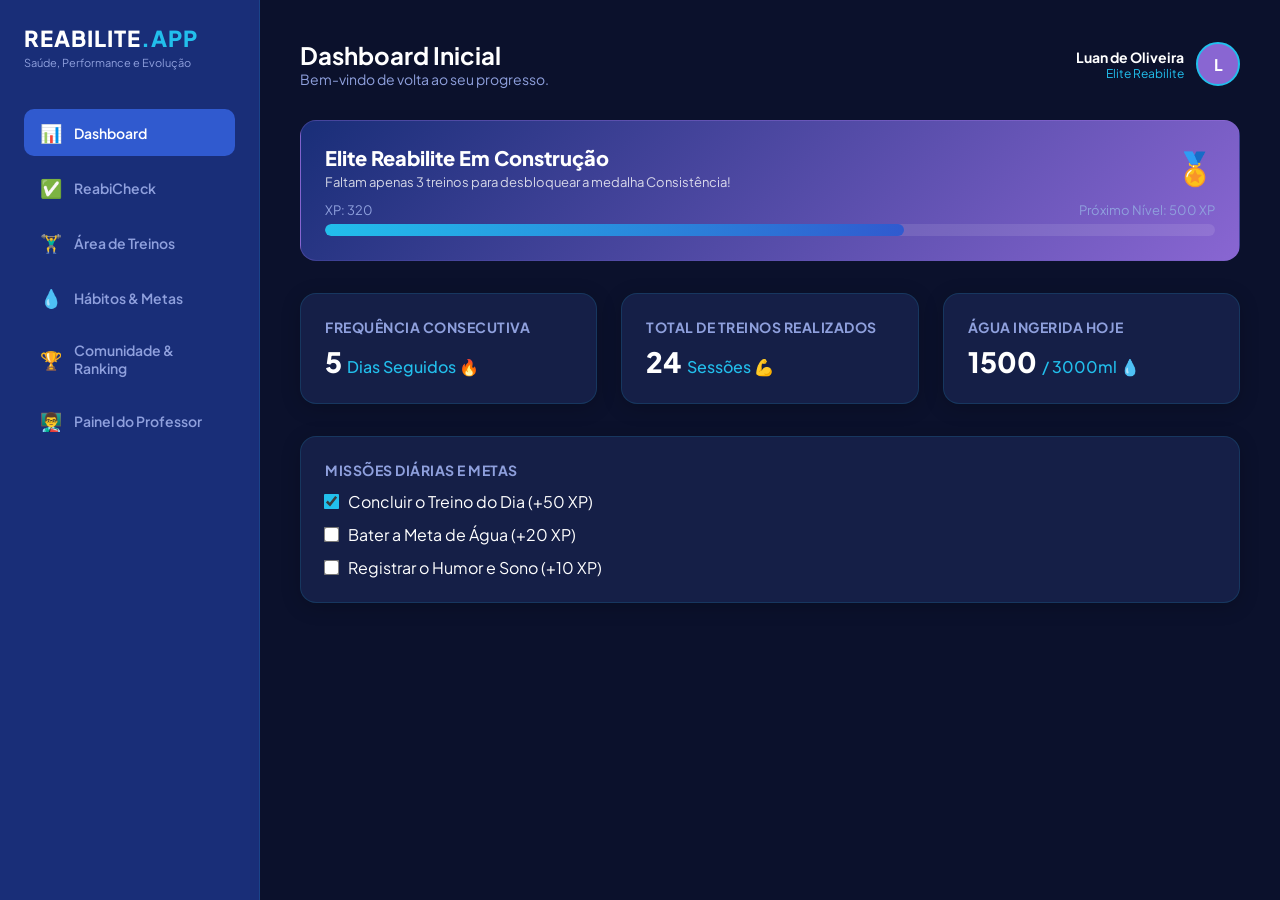
<file: index.html>
<!DOCTYPE html>
<html lang="pt-BR">
<head>
  <meta charset="UTF-8">
  <meta name="viewport" content="width=device-width, initial-scale=1.0">
  <title>REABILITE — Saúde Integrativa, Performance e Evolução</title>
  
  <link rel="preconnect" href="https://fonts.googleapis.com">
  <link rel="preconnect" href="https://fonts.gstatic.com" crossorigin>
  <link href="https://fonts.googleapis.com/css2?family=Plus+Jakarta+Sans:wght@300;400;500;600;700;800&display=swap" rel="stylesheet">

  <style>
    /* VARIABLES WITH OFFICIAL COLORS */
    :root {
      --lucky-point: #192e78;
      --picton-blue: #22bfec;
      --cerulean-blue: #305acf;
      --true-v: #8966d2;
      
      --bg-dark: #0b112c;
      --bg-card: #151f47;
      --text-white: #ffffff;
      --text-muted: #8fa0dd;
      --border-color: rgba(34, 191, 236, 0.15);
      
      --success: #10b981;
      --warning: #f59e0b;
      --danger: #ef4444;
      
      --transition: all 0.3s ease;
    }

    /* BASE STYLES */
    * {
      box-sizing: border-box;
      margin: 0;
      padding: 0;
      font-family: 'Plus Jakarta Sans', sans-serif;
    }

    body {
      background-color: var(--bg-dark);
      color: var(--text-white);
      overflow-x: hidden;
      display: flex;
      min-height: 100vh;
    }

    /* APP LAYOUT STRUCTURE */
    .app-container {
      display: flex;
      width: 100%;
    }

    /* SIDEBAR (DESKTOP) */
    .sidebar {
      width: 260px;
      background-color: var(--lucky-point);
      border-right: 1px solid var(--border-color);
      display: flex;
      flex-direction: column;
      padding: 24px;
      position: fixed;
      height: 100vh;
      z-index: 100;
    }

    .brand {
      margin-bottom: 40px;
    }

    .brand h1 {
      font-size: 22px;
      font-weight: 800;
      letter-spacing: 1px;
      color: var(--text-white);
    }

    .brand span {
      color: var(--picton-blue);
    }

    .brand-slogan {
      font-size: 11px;
      color: var(--text-muted);
      margin-top: 4px;
    }

    .nav-menu {
      list-style: none;
      display: flex;
      flex-direction: column;
      gap: 8px;
      overflow-y: auto;
      flex-grow: 1;
    }

    .nav-item {
      display: flex;
      align-items: center;
      padding: 12px 16px;
      color: var(--text-muted);
      text-decoration: none;
      border-radius: 10px;
      font-weight: 600;
      font-size: 14px;
      cursor: pointer;
      transition: var(--transition);
    }

    .nav-item:hover, .nav-item.active {
      color: var(--text-white);
      background-color: var(--cerulean-blue);
    }

    .nav-item .icon {
      margin-right: 12px;
      font-size: 18px;
    }

    /* MAIN CONTENT AREA */
    .main-content {
      flex-grow: 1;
      margin-left: 260px;
      padding: 40px;
      min-height: 100vh;
      padding-bottom: 100px;
    }

    /* HEADER */
    .app-header {
      display: flex;
      justify-content: space-between;
      align-items: center;
      margin-bottom: 32px;
    }

    .user-profile-summary {
      display: flex;
      align-items: center;
      gap: 12px;
    }

    .avatar {
      width: 44px;
      height: 44px;
      border-radius: 50%;
      background-color: var(--true-v);
      border: 2px solid var(--picton-blue);
      display: flex;
      align-items: center;
      justify-content: center;
      font-weight: 700;
    }

    /* VIEWS REGULATION */
    .app-view {
      display: none;
    }

    .app-view.active-view {
      display: block;
    }

    /* UTILITIES & CARDS */
    .grid-dashboard {
      display: grid;
      grid-template-columns: repeat(auto-fit, minmax(240px, 1fr));
      gap: 24px;
      margin-bottom: 32px;
    }

    .card {
      background-color: var(--bg-card);
      border: 1px solid var(--border-color);
      border-radius: 16px;
      padding: 24px;
      box-shadow: 0 4px 20px rgba(0,0,0,0.2);
    }

    .card-title {
      font-size: 14px;
      color: var(--text-muted);
      text-transform: uppercase;
      letter-spacing: 0.5px;
      margin-bottom: 8px;
      font-weight: 700;
    }

    .card-value {
      font-size: 28px;
      font-weight: 800;
      color: var(--text-white);
    }

    .card-value span {
      font-size: 16px;
      color: var(--picton-blue);
      font-weight: 500;
    }

    /* GAMIFICATION BAR */
    .gamification-banner {
      background: linear-gradient(135deg, var(--lucky-point), var(--true-v));
      border-radius: 16px;
      padding: 24px;
      margin-bottom: 32px;
      border: 1px solid rgba(137, 102, 210, 0.3);
    }

    .progress-container {
      margin-top: 12px;
    }

    .progress-labels {
      display: flex;
      justify-content: space-between;
      font-size: 13px;
      color: var(--text-muted);
      margin-bottom: 6px;
    }

    .progress-bar-bg {
      background-color: rgba(255,255,255,0.1);
      border-radius: 10px;
      height: 12px;
      width: 100%;
      overflow: hidden;
    }

    .progress-bar-fill {
      background: linear-gradient(90deg, var(--picton-blue), var(--cerulean-blue));
      height: 100%;
      width: 65%;
      border-radius: 10px;
      transition: width 0.5s ease;
    }

    /* FORMS & BUTTONS */
    .btn {
      display: inline-flex;
      align-items: center;
      justify-content: center;
      padding: 12px 24px;
      border-radius: 10px;
      font-weight: 700;
      font-size: 14px;
      cursor: pointer;
      border: none;
      transition: var(--transition);
      text-decoration: none;
      gap: 8px;
    }

    .btn-primary {
      background-color: var(--picton-blue);
      color: var(--bg-dark);
    }

    .btn-primary:hover {
      background-color: var(--cerulean-blue);
      color: var(--text-white);
    }

    .btn-secondary {
      background-color: transparent;
      border: 1px solid var(--border-color);
      color: var(--text-white);
    }

    .btn-secondary:hover {
      background-color: rgba(255,255,255,0.05);
    }

    /* REABICHECK AREA */
    .checkin-zone {
      text-align: center;
      padding: 40px;
      border: 2px dashed var(--border-color);
      border-radius: 16px;
      background-color: rgba(25, 46, 120, 0.2);
    }

    .photo-upload-box {
      margin-top: 20px;
      background: rgba(0,0,0,0.2);
      padding: 20px;
      border-radius: 12px;
    }

    /* HABITS COMPONENT */
    .habit-grid {
      display: grid;
      grid-template-columns: repeat(auto-fit, minmax(200px, 1fr));
      gap: 16px;
    }

    .habit-item {
      background-color: rgba(255,255,255,0.03);
      border: 1px solid var(--border-color);
      border-radius: 12px;
      padding: 16px;
      display: flex;
      flex-direction: column;
      gap: 12px;
    }

    /* TABLES (RANKING / ADMIN) */
    .table-container {
      width: 100%;
      overflow-x: auto;
      margin-top: 16px;
    }

    .custom-table {
      width: 100%;
      border-collapse: collapse;
      text-align: left;
    }

    .custom-table th {
      background-color: var(--lucky-point);
      color: var(--text-muted);
      padding: 14px 16px;
      font-size: 13px;
      text-transform: uppercase;
      font-weight: 700;
    }

    .custom-table td {
      padding: 14px 16px;
      border-bottom: 1px solid var(--border-color);
      font-size: 14px;
    }

    .custom-table tr:hover td {
      background-color: rgba(255,255,255,0.02);
    }

    /* BOTTOM NAV (MOBILE) */
    .bottom-nav {
      display: none;
      position: fixed;
      bottom: 0;
      left: 0;
      right: 0;
      background-color: var(--lucky-point);
      border-top: 1px solid var(--border-color);
      height: 64px;
      z-index: 100;
      justify-content: space-around;
      align-items: center;
    }

    .bottom-nav-item {
      display: flex;
      flex-direction: column;
      align-items: center;
      color: var(--text-muted);
      text-decoration: none;
      font-size: 10px;
      font-weight: 600;
      cursor: pointer;
    }

    .bottom-nav-item.active {
      color: var(--picton-blue);
    }

    .bottom-nav-item .icon {
      font-size: 20px;
      margin-bottom: 2px;
    }

    /* TOAST ALERT */
    #toast {
      position: fixed;
      top: 20px;
      right: 20px;
      background-color: var(--cerulean-blue);
      color: white;
      padding: 16px 24px;
      border-radius: 12px;
      font-weight: 600;
      box-shadow: 0 10px 25px rgba(0,0,0,0.3);
      transform: translateY(-100px);
      opacity: 0;
      transition: all 0.3s cubic-bezier(0.68, -0.55, 0.265, 1.55);
      z-index: 1000;
    }

    #toast.show {
      transform: translateY(0);
      opacity: 1;
    }

    /* RESPONSIVENESS */
    @media (max-width: 992px) {
      .sidebar {
        display: none;
      }
      .bottom-nav {
        display: flex;
      }
      .main-content {
        margin-left: 0;
        padding: 20px;
      }
    }
  </style>
</head>
<body>

  <div id="toast">Notificação do Sistema</div>

  <div class="app-container">
    
    <aside class="sidebar">
      <div class="brand">
        <h1>REABILITE<span>.APP</span></h1>
        <div class="brand-slogan">Saúde, Performance e Evolução</div>
      </div>
      
      <ul class="nav-menu">
        <li class="nav-item active" onclick="switchView('dashboard', this)">
          <span class="icon">📊</span> Dashboard
        </li>
        <li class="nav-item" onclick="switchView('reabicheck', this)">
          <span class="icon">✅</span> ReabiCheck
        </li>
        <li class="nav-item" onclick="switchView('treinos', this)">
          <span class="icon">🏋️‍♂️</span> Área de Treinos
        </li>
        <li class="nav-item" onclick="switchView('habitos', this)">
          <span class="icon">💧</span> Hábitos & Metas
        </li>
        <li class="nav-item" onclick="switchView('ranking', this)">
          <span class="icon">🏆</span> Comunidade & Ranking
        </li>
        <li class="nav-item" onclick="switchView('professor', this)">
          <span class="icon">👨‍🏫</span> Painel do Professor
        </li>
      </ul>
    </aside>

    <nav class="bottom-nav">
      <div class="bottom-nav-item active" onclick="switchView('dashboard', this)">
        <span class="icon">📊</span>Início
      </div>
      <div class="bottom-nav-item" onclick="switchView('reabicheck', this)">
        <span class="icon">✅</span>Check-in
      </div>
      <div class="bottom-nav-item" onclick="switchView('treinos', this)">
        <span class="icon">🏋️‍♂️</span>Treinos
      </div>
      <div class="bottom-nav-item" onclick="switchView('habitos', this)">
        <span class="icon">💧</span>Hábitos
      </div>
      <div class="bottom-nav-item" onclick="switchView('ranking', this)">
        <span class="icon">🏆</span>Ranking
      </div>
    </nav>

    <main class="main-content">
      
      <header class="app-header">
        <div>
          <h2 id="view-title">Dashboard Inicial</h2>
          <p style="color: var(--text-muted); font-size: 14px;">Bem-vindo de volta ao seu progresso.</p>
        </div>
        <div class="user-profile-summary">
          <div style="text-align: right; d-none-mobile">
            <div style="font-weight: 700; font-size: 14px;" id="header-user-name">Carregando...</div>
            <div style="font-size: 12px; color: var(--picton-blue);" id="header-user-level">Nível 1 - Iniciante</div>
          </div>
          <div class="avatar" id="header-avatar">U</div>
        </div>
      </header>

      <section id="view-dashboard" class="app-view active-view">
        <div class="gamification-banner">
          <div style="display: flex; justify-content: space-between; align-items: center;">
            <div>
              <h3 style="font-size: 20px; font-weight: 800;">Elite Reabilite Em Construção</h3>
              <p style="color: rgba(255,255,255,0.8); font-size: 13px; margin-top: 4px;">Faltam apenas 3 treinos para desbloquear a medalha Consistência!</p>
            </div>
            <div style="font-size: 32px;">🏅</div>
          </div>
          <div class="progress-container">
            <div class="progress-labels">
              <span id="dash-current-xp">XP: 320</span>
              <span id="dash-next-xp">Próximo Nível: 500 XP</span>
            </div>
            <div class="progress-bar-bg">
              <div class="progress-bar-fill" id="dash-xp-progress"></div>
            </div>
          </div>
        </div>

        <div class="grid-dashboard">
          <div class="card">
            <div class="card-title">Frequência Consecutiva</div>
            <div class="card-value" id="dash-streak">5 <span>Dias Seguidos 🔥</span></div>
          </div>
          <div class="card">
            <div class="card-title">Total de Treinos Realizados</div>
            <div class="card-value" id="dash-total-workouts">24 <span>Sessões 💪</span></div>
          </div>
          <div class="card">
            <div class="card-title">Água Ingerida Hoje</div>
            <div class="card-value" id="dash-water-today">1.500 <span>/ 3000ml 💧</span></div>
          </div>
        </div>

        <div class="card" style="margin-bottom: 24px;">
          <div class="card-title">Missões Diárias e Metas</div>
          <div style="display: flex; flex-direction: column; gap: 12px; margin-top: 12px;">
            <label style="display: flex; align-items: center; gap: 10px; cursor: pointer;">
              <input type="checkbox" checked style="accent-color: var(--picton-blue); transform: scale(1.2);"> Concluir o Treino do Dia (+50 XP)
            </label>
            <label style="display: flex; align-items: center; gap: 10px; cursor: pointer;">
              <input type="checkbox" style="accent-color: var(--picton-blue); transform: scale(1.2);"> Bater a Meta de Água (+20 XP)
            </label>
            <label style="display: flex; align-items: center; gap: 10px; cursor: pointer;">
              <input type="checkbox" style="accent-color: var(--picton-blue); transform: scale(1.2);"> Registrar o Humor e Sono (+10 XP)
            </label>
          </div>
        </div>
      </section>

      <section id="view-reabicheck" class="app-view">
        <div class="card">
          <div class="checkin-zone">
            <div style="font-size: 48px; margin-bottom: 16px;">⏱️</div>
            <h3>Pronto para Validar o Treino de Hoje?</h3>
            <p style="color: var(--text-muted); font-size: 14px; margin-bottom: 24px; margin-top: 8px;">
              O registro automático salvará o horário e incrementará o seu Streak de consistência em tempo real.
            </p>
            <button class="btn btn-primary" onclick="executeCheckIn()">🚀 Confirmar Check-In Inteligente</button>
          </div>

          <div class="photo-upload-box">
            <h4 style="font-size: 14px; margin-bottom: 12px; text-transform: uppercase; color: var(--picton-blue);">Fotos de Comprovação (Evolução)</h4>
            <p style="color: var(--text-muted); font-size: 13px; margin-bottom: 12px;">Tire uma foto agora ou suba da galeria para compor a sua Timeline.</p>
            <div style="display: flex; gap: 12px; flex-wrap: wrap;">
              <input type="file" id="proof-photo" accept="image/*" style="display: none;" onchange="handlePhotoUpload(event)">
              <button class="btn btn-secondary" onclick="document.getElementById('proof-photo').click()">📸 Escolher Imagem</button>
            </div>
            <div id="photo-preview-container" style="margin-top: 16px; display: flex; gap: 8px; flex-wrap: wrap;"></div>
          </div>
        </div>
      </section>

      <section id="view-treinos" class="app-view">
        <div class="card" style="margin-bottom: 24px;">
          <div style="display: flex; justify-content: space-between; align-items: center; margin-bottom: 16px;">
            <h3 style="color: var(--picton-blue);">Treino A - Força e Mobilidade</h3>
            <span style="background: var(--true-v); padding: 4px 10px; border-radius: 20px; font-size: 12px; font-weight: 700;">Módulo Atleta</span>
          </div>
          <p style="color: var(--text-muted); font-size: 13px; margin-bottom: 20px;">Observação do professor: Foque na cadência e controle da carga excêntrica no agachamento.</p>

          <div style="display: flex; flex-direction: column; gap: 16px;">
            
            <div style="background: rgba(0,0,0,0.2); padding: 16px; border-radius: 12px; border-left: 4px solid var(--picton-blue);">
              <div style="display: flex; justify-content: space-between; font-weight: 700; margin-bottom: 8px;">
                <span>1. Agachamento Livre Back Squat</span>
                <span style="color: var(--picton-blue);">4 Séries x 10 Repetições</span>
              </div>
              <div style="display: flex; gap: 16px; align-items: center; margin-top: 12px; flex-wrap: wrap;">
                <div>
                  <label style="font-size: 12px; color: var(--text-muted); display: block;">Carga Atual (kg)</label>
                  <input type="number" value="60" style="background: var(--bg-dark); border: 1px solid var(--border-color); color: white; padding: 6px; border-radius: 6px; width: 80px; margin-top: 4px;">
                </div>
                <div>
                  <label style="font-size: 12px; color: var(--text-muted); display: block;">Descanso</label>
                  <span style="color: var(--true-v); font-weight: 700; font-size: 14px; display: block; margin-top: 6px;">90 segundos</span>
                </div>
                <button class="btn btn-secondary" style="padding: 6px 12px; font-size: 12px; margin-top: auto;" onclick="showToast('Vídeo demonstrativo indisponível em modo offline.')">📺 Ver Execução</button>
              </div>
            </div>

          </div>
        </div>
      </section>

      <section id="view-habitos" class="app-view">
        <div class="card">
          <h3 style="margin-bottom: 20px;">Monitoramento de Saúde Integrativa</h3>
          <div class="habit-grid">
            <div class="habit-item">
              <span style="font-size: 24px;">💧</span>
              <span style="font-weight: 700;">Controle de Água</span>
              <button class="btn btn-primary" style="padding: 8px;" onclick="addWater(250)">+ 250ml</button>
            </div>
            <div class="habit-item">
              <span style="font-size: 24px;">😴</span>
              <span style="font-weight: 700;">Qualidade do Sono</span>
              <select id="habit-sleep" style="background: var(--bg-dark); color: white; padding: 8px; border-radius: 6px; border: 1px solid var(--border-color);">
                <option>Excelente (> 8h)</option>
                <option>Regular (6h - 7h)</option>
                <option>Ruim (< 5h)</option>
              </select>
            </div>
            <div class="habit-item">
              <span style="font-size: 24px;">🧠</span>
              <span style="font-weight: 700;">Humor / Energia</span>
              <select id="habit-mood" style="background: var(--bg-dark); color: white; padding: 8px; border-radius: 6px; border: 1px solid var(--border-color);">
                <option>Alta Energia / Focado</option>
                <option>Normal / Estável</option>
                <option>Cansado / Estressado</option>
              </select>
            </div>
          </div>
          <button class="btn btn-primary" style="margin-top: 24px; width: 100%;" onclick="saveHabits()">Salvar Registro de Saúde</button>
        </div>
      </section>

      <section id="view-ranking" class="app-view">
        <div class="card">
          <h3>Ranking Geral de Consistência</h3>
          <p style="color: var(--text-muted); font-size: 13px; margin-bottom: 16px;">O ranking reinicia mensalmente para bonificar os alunos mais dedicados.</p>
          <div class="table-container">
            <table class="custom-table">
              <thead>
                <tr>
                  <th>Posição</th>
                  <th>Aluno</th>
                  <th>Pontuação (XP)</th>
                  <th>Treinos</th>
                  <th>Streak</th>
                </tr>
              </thead>
              <tbody id="ranking-table-body">
                <tr>
                  <td>🥇 1º</td>
                  <td>Ana Paula Silva</td>
                  <td>1.450 XP</td>
                  <td>48</td>
                  <td>12 dias 🔥</td>
                </tr>
                <tr>
                  <td>🥈 2º</td>
                  <td>Carlos Eduardo</td>
                  <td>1.200 XP</td>
                  <td>40</td>
                  <td>8 dias 🔥</td>
                </tr>
                <tr>
                  <td>🥉 3º</td>
                  <td>Luan de Oliveira (Você)</td>
                  <td>320 XP</td>
                  <td>24</td>
                  <td>5 dias 🔥</td>
                </tr>
              </tbody>
            </table>
          </div>
        </div>
      </section>

      <section id="view-professor" class="app-view">
        <div class="card" style="margin-bottom: 24px;">
          <h3 style="color: var(--true-v); margin-bottom: 12px;">Assistente Analítico de IA</h3>
          <p style="font-size: 14px; line-height: 1.6; background: rgba(137, 102, 210, 0.1); padding: 16px; border-radius: 12px; border-left: 4px solid var(--true-v);">
            🤖 <strong>Análise preditiva:</strong> Identificámos 2 alunos com risco potencial de abandono por estarem há mais de 4 dias sem realizar check-in no sistema. Sugerimos envio de mensagem motivacional via WhatsApp.
          </p>
        </div>

        <div class="card">
          <div style="display: flex; justify-content: space-between; align-items: center; margin-bottom: 16px; flex-wrap: wrap; gap: 12px;">
            <h3>Gestão Dinâmica de Alunos</h3>
            <div style="display: flex; gap: 8px;">
              <button class="btn btn-secondary" style="padding: 8px 16px; font-size: 12px;" onclick="exportData('pdf')">Exportar PDF</button>
              <button class="btn btn-secondary" style="padding: 8px 16px; font-size: 12px;" onclick="exportData('excel')">Exportar Excel</button>
            </div>
          </div>
          <div class="table-container">
            <table class="custom-table">
              <thead>
                <tr>
                  <th>Aluno</th>
                  <th>Último Treino</th>
                  <th>Adesão</th>
                  <th>Status</th>
                  <th>Ações</th>
                </tr>
              </thead>
              <tbody>
                <tr>
                  <td>Vanessa Custódio</td>
                  <td>Hoje, 10:24</td>
                  <td>94%</td>
                  <td><span style="color: var(--success); font-weight: 700;">Ativo</span></td>
                  <td><button class="btn btn-secondary" style="padding: 4px 8px; font-size: 11px;">Evolução</button></td>
                </tr>
                <tr>
                  <td>Elmo Ribeiro</td>
                  <td>Há 5 dias</td>
                  <td>45%</td>
                  <td><span style="color: var(--danger); font-weight: 700;">Alerta de Risco</span></td>
                  <td><button class="btn btn-primary" style="padding: 4px 8px; font-size: 11px; background-color: #25d366; color: white;" onclick="window.open('https://wa.me/5500000000000')">WhatsApp</button></td>
                </tr>
              </tbody>
            </table>
          </div>
        </div>
      </section>

    </main>
  </div>

  <script>
    // CACHED LOCAL APPLICATION STATE
    let appState = {
      user: {
        name: "Luan de Oliveira",
        level: "Elite Reabilite",
        xp: 320,
        streak: 5,
        totalWorkouts: 24,
        waterTarget: 3000,
        waterConsumed: 1500
      },
      webAppUrl: "https://script.google.com/macros/s/AKfycbzA3-HjQWGqrZmZwxUZadHUPy2-ejQ3frs6ZSPma2UCoBiEADayTvn2V19A5WYx_4q1/exec" // INSIRA A URL DO SEU DEPLOY DO GOOGLE APPS SCRIPT AQUI
    };

    // BOOTSTRAP INITIALIZATION
    document.addEventListener("DOMContentLoaded", () => {
      loadProfileData();
    });

    // NAVIGATION SWITCH ROUTER (SPA MAPPING)
    function switchView(viewId, element) {
      // Deactivate all views
      document.querySelectorAll('.app-view').forEach(view => {
        view.classList.remove('active-view');
      });
      // Deactivate navigation tabs
      document.querySelectorAll('.nav-item, .bottom-nav-item').forEach(item => {
        item.classList.remove('active');
      });

      // Activate targets
      const targetView = document.getElementById(`view-${viewId}`);
      if (targetView) {
        targetView.classList.add('active-view');
        
        // Update Title Header dynamically
        const titleMap = {
          'dashboard': 'Dashboard Inicial',
          'reabicheck': 'Módulo ReabiCheck',
          'treinos': 'Área Exclusiva de Treinamento',
          'habitos': 'Sistema de Hábitos Integrativos',
          'ranking': 'Classificação da Comunidade',
          'professor': 'Painel de Gestão e Análise'
        };
        document.getElementById('view-title').textContent = titleMap[viewId] || 'Reabilite App';
      }

      // Sync visual indicators across desktop/mobile menus
      if(element) element.classList.add('active');
    }

    // UPDATE DYNAMIC FRONTEND FIELDS
    function loadProfileData() {
      document.getElementById('header-user-name').textContent = appState.user.name;
      document.getElementById('header-user-level').textContent = appState.user.level;
      document.getElementById('header-avatar').textContent = appState.user.name.charAt(0);
      document.getElementById('dash-streak').innerHTML = `${appState.user.streak} <span>Dias Seguidos 🔥</span>`;
      document.getElementById('dash-total-workouts').innerHTML = `${appState.user.totalWorkouts} <span>Sessões 💪</span>`;
      updateWaterUI();
    }

    // QUICK WATER COUNTER ACTION
    function addWater(amount) {
      appState.user.waterConsumed += amount;
      updateWaterUI();
      showToast(`+${amount}ml de água registrados com sucesso.`);
    }

    function updateWaterUI() {
      document.getElementById('dash-water-today').innerHTML = `${appState.user.waterConsumed} <span>/ ${appState.user.waterTarget}ml 💧</span>`;
    }

    // CHECK-IN SUBMISSION STRATEGY
    function executeCheckIn() {
      showToast("Processando Check-in Inteligente...");
      
      const payload = {
        action: "executeCheckIn",
        userId: "user_luan_01",
        timestamp: new Date().toISOString()
      };

      // BACKEND CONNECTION GATEWAY (APPS SCRIPT FETCH BRIDGE)
      if (!appState.webAppUrl) {
        // Fallback local caso a URL não esteja configurada ainda
        appState.user.streak += 1;
        appState.user.totalWorkouts += 1;
        appState.user.xp += 50;
        loadProfileData();
        showToast("Check-in efetuado! Modo offline local ativo.");
        return;
      }

      fetch(`${appState.webAppUrl}?action=executeCheckIn&data=${JSON.stringify(payload)}`)
        .then(res => res.json())
        .then(response => {
          if (response.success) {
            showToast("Sessão confirmada com sucesso na planilha!");
            // Incrementar dados vindos da API...
          } else {
            showToast("Erro de validação: " + response.error);
          }
        })
        .catch(err => {
          console.error(err);
          showToast("A ligação ao banco de dados falhou. Guardado em cache.");
        });
    }

    // PHOTO TIMELINE PREVIEW STRATEGY
    function handlePhotoUpload(event) {
      const file = event.target.files[0];
      if (file) {
        const reader = new FileReader();
        reader.onload = function(e) {
          const container = document.getElementById('photo-preview-container');
          const img = document.createElement('img');
          img.src = e.target.result;
          img.style.width = "80px";
          img.style.height = "80px";
          img.style.objectFit = "cover";
          img.style.borderRadius = "8px";
          img.style.border = "1px solid var(--picton-blue)";
          container.appendChild(img);
          showToast("Foto anexada à Timeline de evolução.");
        };
        reader.readAsDataURL(file);
      }
    }

    // DUMMY PROFILE HABITS PERSISTENCE
    function saveHabits() {
      showToast("Hábitos e métricas de bem-estar gravados.");
    }

    // FILE EXPORT PLUGINS
    function exportData(type) {
      showToast(`A gerar ficheiro .${type} dos alunos ativos...`);
    }

    // GENERAL TOAST NOTIFIER BOX
    function showToast(message) {
      const toast = document.getElementById('toast');
      toast.textContent = message;
      toast.classList.add('show');
      setTimeout(() => {
        toast.classList.remove('show');
      }, 3500);
    }
  </script>
</body>
</html>
</file>
